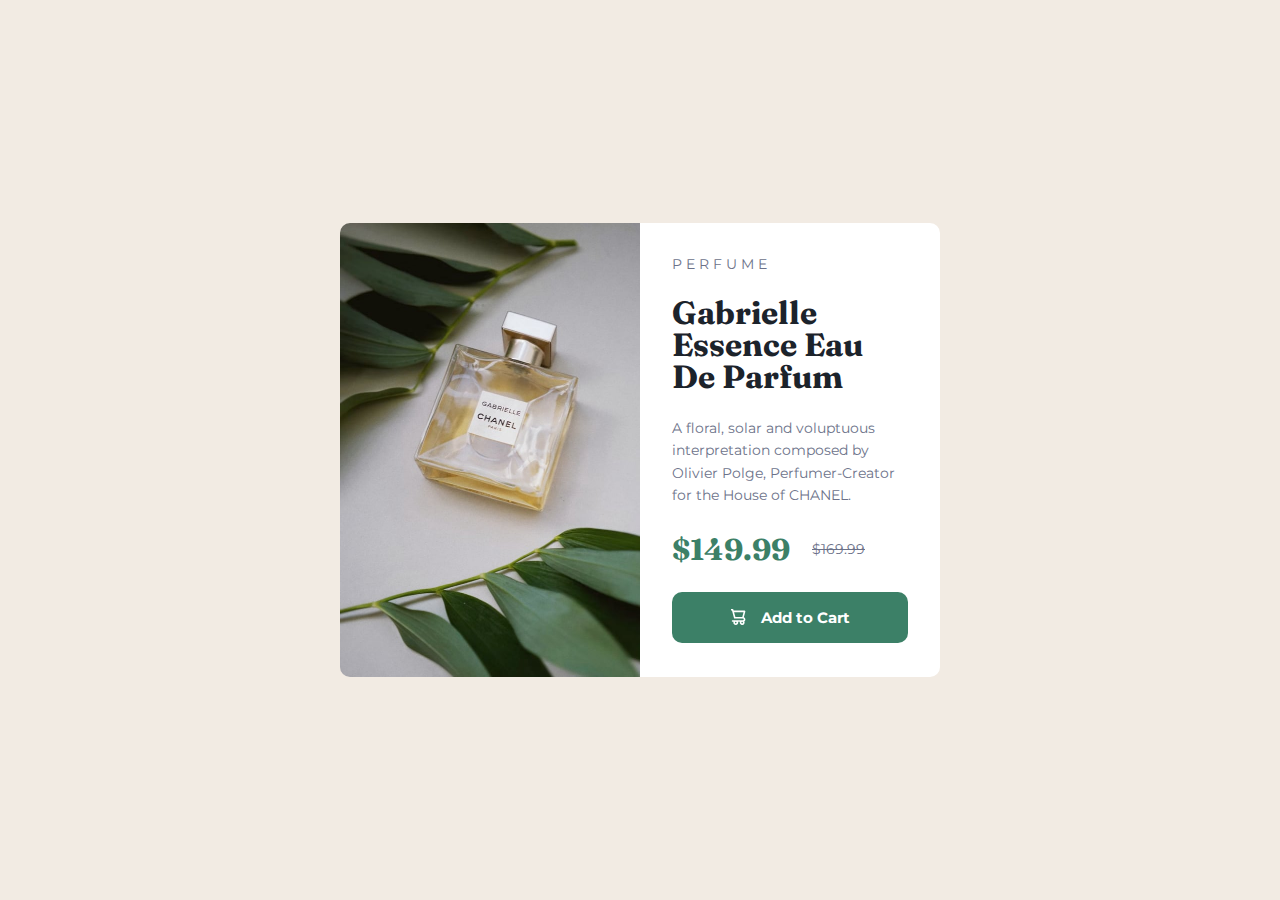
<file: task-01/card/index.html>
<!DOCTYPE html>
<html lang="en">
	<head>
		<meta charset="UTF-8" />
		<meta name="viewport" content="width=device-width, initial-scale=1.0" />
		<!-- displays site properly based on user's device -->

		<link
			rel="icon"
			type="image/png"
			sizes="32x32"
			href="./images/favicon-32x32.png"
		/>

		<title>Frontend Mentor | Product preview card component</title>
		<link rel="stylesheet" href="style.css" />
		<link rel="preconnect" href="https://fonts.googleapis.com" />
		<link rel="preconnect" href="https://fonts.gstatic.com" crossorigin />
		<link
			href="https://fonts.googleapis.com/css2?family=Fraunces:opsz,wght@9..144,700&family=Montserrat:wght@500;700&display=swap"
			rel="stylesheet"
		/>
	</head>
	<body>
		<main class="wrapper">
			<article class="product">
				<section class="image">
					<img
						src="./images/image-product-desktop.jpg"
						class="desktop"
						alt="perfume image"
					/>
					<img
						src="images/image-product-mobile.jpg"
						class="mobile"
						alt="perfume image"
					/>
				</section>
				<section class="description">
					<span class="product-type">Perfume</span>
					<h2>Gabrielle Essence Eau De Parfum</h2>
					<p>
						A floral, solar and voluptuous interpretation composed
						by Olivier Polge, Perfumer-Creator for the House of
						CHANEL.
					</p>
					<div class="price-container">
						<strong>$149.99</strong>
						<span class="previous-price">$169.99</span>
					</div>
					<button class="button">
						<svg
							width="15"
							height="16"
							xmlns="http://www.w3.org/2000/svg"
						>
							<path
								d="M14.383 10.388a2.397 2.397 0 0 0-1.518-2.222l1.494-5.593a.8.8 0 0 0-.144-.695.8.8 0 0 0-.631-.28H2.637L2.373.591A.8.8 0 0 0 1.598 0H0v1.598h.983l1.982 7.4a.8.8 0 0 0 .799.59h8.222a.8.8 0 0 1 0 1.599H1.598a.8.8 0 1 0 0 1.598h.943a2.397 2.397 0 1 0 4.507 0h1.885a2.397 2.397 0 1 0 4.331-.376 2.397 2.397 0 0 0 1.12-2.021ZM11.26 7.99H4.395L3.068 3.196h9.477L11.26 7.991Zm-6.465 6.392a.8.8 0 1 1 0-1.598.8.8 0 0 1 0 1.598Zm6.393 0a.8.8 0 1 1 0-1.598.8.8 0 0 1 0 1.598Z"
								fill="#FFF"
							/>
						</svg>
						<span>Add to Cart</span>
					</button>
				</article>
			</div>
		</main>
	</body>
</html>
</file>
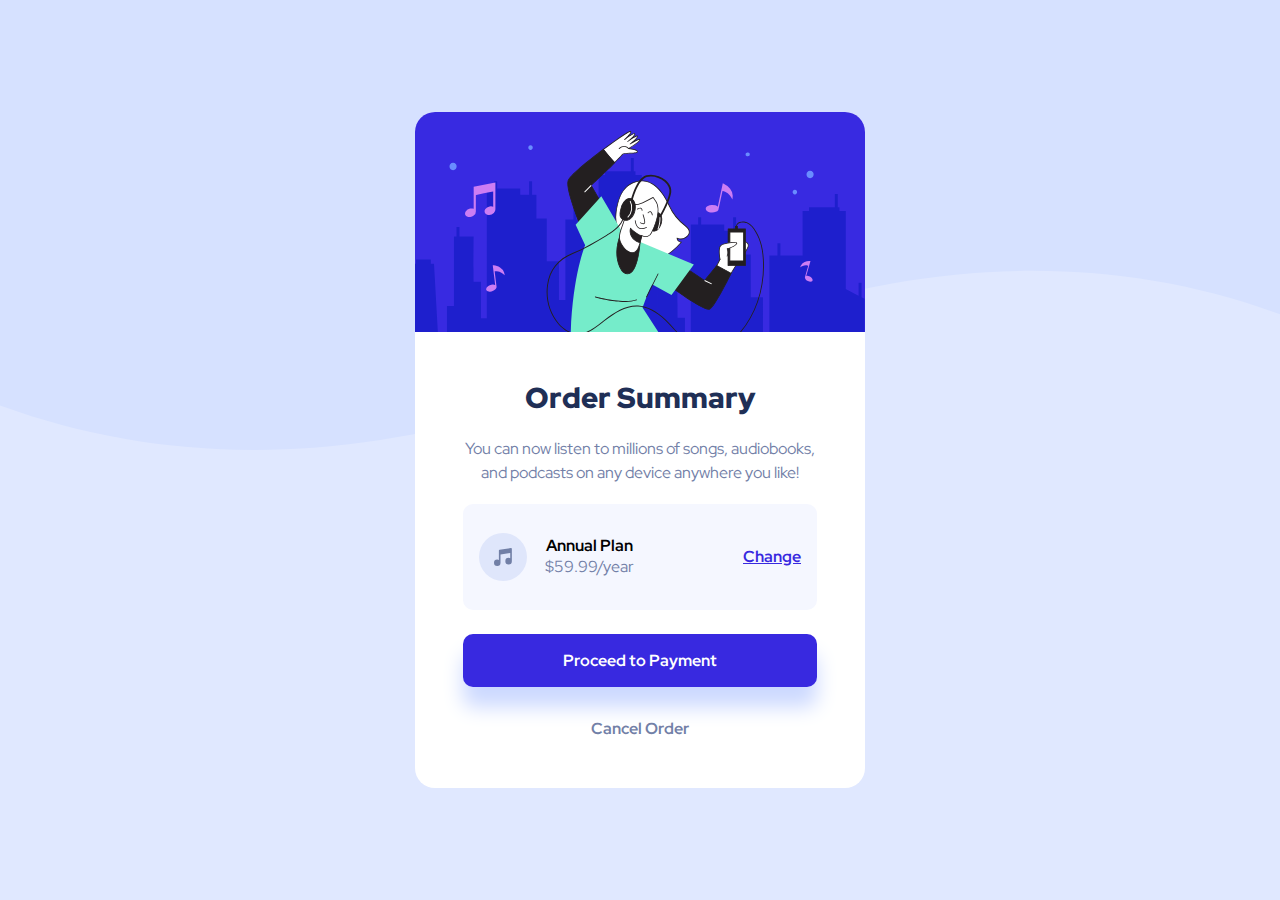
<file: task-01/orderSummary/index.html>
<!DOCTYPE html>
<html lang="en">
	<head>
		<meta charset="UTF-8" />
		<meta name="viewport" content="width=device-width, initial-scale=1.0" />
		<!-- displays site properly based on user's device -->

		<link
			rel="icon"
			type="image/png"
			sizes="32x32"
			href="./images/favicon-32x32.png"
		/>

		<title>Frontend Mentor | Order summary card</title>
		<link rel="stylesheet" href="./style.css" />
		<link rel="preconnect" href="https://fonts.googleapis.com" />
		<link rel="preconnect" href="https://fonts.gstatic.com" crossorigin />
		<link
			href="https://fonts.googleapis.com/css2?family=Red+Hat+Display:wght@500;700;900&display=swap"
			rel="stylesheet"
		/>
	</head>

	<body>
		<main class="wrapper">
			<section class="card">
				<div class="card-image"></div>
				<div class="card-description">
					<h2>Order Summary</h2>
					<p>
						You can now listen to millions of songs, audiobooks, and
						podcasts on any device anywhere you like!
					</p>
					<div class="offer">
						<svg
							xmlns="http://www.w3.org/2000/svg"
							viewBox="0 0 48 48"
						>
							<g fill="none" fill-rule="evenodd">
								<circle cx="24" cy="24" r="24" fill="#DFE6FB" />
								<path
									fill="#717FA6"
									fill-rule="nonzero"
									d="M32.574 15.198a.81.81 0 00-.646-.19L20.581 16.63a.81.81 0 00-.696.803V26.934a3.232 3.232 0 00-1.632-.44A3.257 3.257 0 0015 29.747 3.257 3.257 0 0018.253 33a3.257 3.257 0 003.253-3.253v-8.37l9.726-1.39v5.327a3.232 3.232 0 00-1.631-.441 3.257 3.257 0 00-3.254 3.253 3.257 3.257 0 003.254 3.253 3.257 3.257 0 003.253-3.253V15.81a.81.81 0 00-.28-.613z"
								/>
							</g>
						</svg>
						<div class="offer-price">
							<span class="text">Annual Plan</span>
							<span class="price">$59.99/year</span>
						</div>
						<a href="#">Change</a>
					</div>
					<button class="button">Proceed to Payment</button>
					<a href="#">Cancel Order</a>
				</div>
			</section>
		</main>
	</body>
</html>
</file>
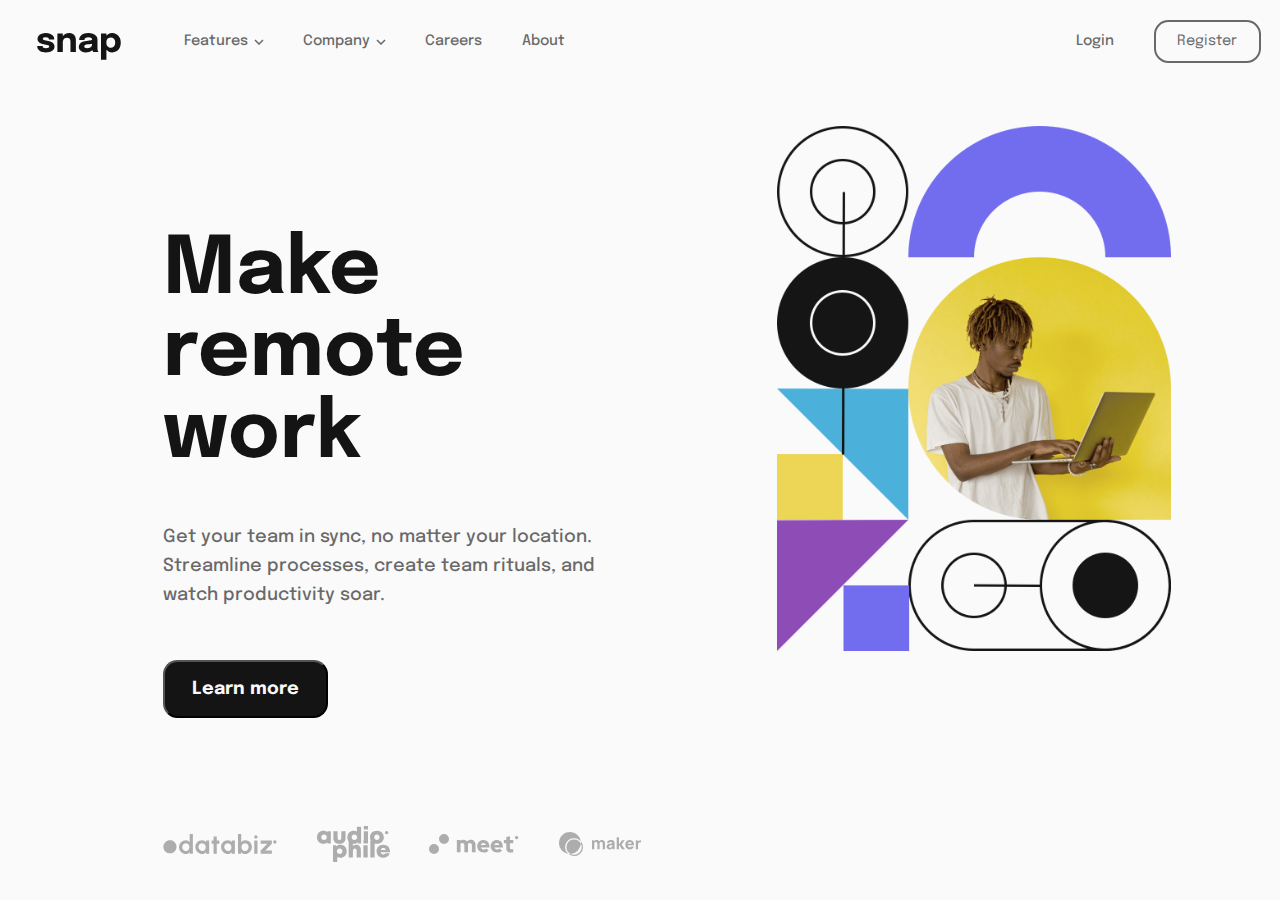
<file: task-02/snap/index.html>
<!DOCTYPE html>
<html lang="en">
	<head>
		<meta charset="UTF-8" />
		<meta name="viewport" content="width=device-width, initial-scale=1.0" />
		<!-- displays site properly based on user's device -->

		<link
			rel="icon"
			type="image/png"
			sizes="32x32"
			href="./images/favicon-32x32.png"
		/>

		<title>Frontend Mentor | Intro section with dropdown navigation</title>

		<link rel="stylesheet" href="./style.css" />

		<link rel="preconnect" href="https://fonts.googleapis.com" />
		<link rel="preconnect" href="https://fonts.gstatic.com" crossorigin />
		<link
			href="https://fonts.googleapis.com/css2?family=Epilogue:wght@500;700&display=swap"
			rel="stylesheet"
		/>
	</head>
	<body>
		<div class="wrapper">
			<header class="header">
				<a href="#" class="company-logo"
					><img src="./images/logo.svg" alt="snap company logo"
				/></a>
				<nav class="navigation">
					<ul>
						<li class="nav-item">
							<a href="#">Features</a
							><svg
								class="arrow"
								width="10"
								height="6"
								xmlns="http://www.w3.org/2000/svg"
							>
								<path
									stroke="#686868"
									stroke-width="1.5"
									fill="none"
									d="m1 1 4 4 4-4"
								/>
							</svg>
						</li>
						<li class="nav-item">
							<a href="#">Company</a
							><svg
								class="arrow"
								width="10"
								height="6"
								xmlns="http://www.w3.org/2000/svg"
							>
								<path
									stroke="#686868"
									stroke-width="1.5"
									fill="none"
									d="m1 1 4 4 4-4"
								/>
							</svg>
						</li>
						<li class="nav-item"><a href="#">Careers</a></li>
						<li class="nav-item"><a href="#">About</a></li>
					</ul>
				</nav>
				<div>
					<a href="#" class="login">Login</a>
					<button class="register">Register</button>
				</div>
			</header>
			<section class="text-container">
				<h1>Make remote work</h1>
				<p>
					Get your team in sync, no matter your location. Streamline
					processes, create team rituals, and watch productivity soar.
				</p>
				<button class="button">Learn more</button>
				<ul class="company-images">
					<li>
						<img
							src="./images/client-databiz.svg"
							alt="databiz company logo"
						/>
					</li>
					<li>
						<img
							src="./images/client-audiophile.svg"
							alt="audiophile company logo"
						/>
					</li>
					<li>
						<img
							src="./images/client-meet.svg"
							alt="meet company logo"
						/>
					</li>
					<li>
						<img
							src="./images/client-maker.svg"
							alt="maker company logo"
						/>
					</li>
				</ul>
			</section>
			<section class="image-container">
				<img
					class="desktop-image"
					src="./images/image-hero-desktop.png"
					alt="person with laptop"
				/>
				<img
					class="mobile-image"
					src="./images/image-hero-mobile.png"
					alt="person with laptop"
				/>
			</section>
		</div>
	</body>
</html>
</file>
<file: task-01/card/style.css>
* {
	margin: 0;
	padding: 0;
}

.mobile {
	display: none;
}

body {
	background-color: hsl(30, 38%, 92%);
}

.wrapper {
	display: flex;
	justify-content: center;
	align-items: center;
	height: 100vh;
}

.product {
	display: flex;
	width: 90%;
	max-width: 600px;
	margin: 0 auto;
}

.product section {
	width: 50%;
	border-radius: 0 10px 10px 0;
}

.description {
	box-sizing: border-box;
	background-color: hsl(0, 0%, 100%);
	font-size: 14px;
	font-family: 'Montserrat', sans-serif;
	color: hsl(228, 12%, 48%);
	padding: 32px;
}

.image img {
	width: 100%;
	height: 100%;
	border-radius: 10px 0 0 10px;
}

.description p {
	line-height: 1.6;
}

.product-type {
	text-transform: uppercase;
	letter-spacing: 4px;
}

.description h2 {
	color: hsl(212, 21%, 14%);
	font-family: 'Fraunces', serif;
	font-size: 32px;
	margin: 24px 0;
	line-height: 1;
}

.price-container {
	margin: 24px 0;
	display: flex;
	align-items: center;
}

.price-container strong {
	color: hsl(158, 36%, 37%);
	font-family: 'Fraunces', serif;
	font-size: 30px;
	margin: 0 22px 0 0;
}

.previous-price {
	text-decoration: line-through;
}

.button {
	display: flex;
	align-items: center;
	justify-content: center;
	gap: 15px;
	background-color: hsl(158, 36%, 37%);
	font-family: 'Montserrat', sans-serif;
	font-size: 15px;
	font-weight: 700;
	color: hsl(0, 0%, 100%);
	width: 100%;
	padding: 16px;
	border-radius: 10px;
	border: 0;
}

.button:hover {
	background-color: hsl(159, 91%, 13%);
	cursor: pointer;
}

@media screen and (max-width: 600px) {
	article.product {
		flex-wrap: wrap;
		margin: 20px auto;
		width: 90%;
	}
	.desktop {
		display: none;
	}
	.mobile {
		display: flex;
	}
	.wrapper {
		align-items: flex-start;
	}

	.image img {
		border-radius: 10px 10px 0 0;
	}

	.product section {
		width: 100%;
		border-radius: 0 0 10px 10px;
	}
}
</file>
<file: task-01/orderSummary/style.css>
* {
	box-sizing: border-box;
	margin: 0;
	padding: 0;
}
.wrapper {
	height: 100vh;
	display: flex;
	align-items: center;
	background-color: hsl(225, 100%, 94%);
	padding: 1em;
}

.wrapper::before {
	content: "";
	position: absolute;
	top: 0;
	left: 0;
	width: 100%;
	height: 50%;
	background-image: url(./images/pattern-background-desktop.svg);
	background-size: cover;
	background-position: center 100%;
}

.card {
	width: 450px;
	margin: 0 auto;
	display: block;
	background-color: white;
	font-family: "Red Hat Display", sans-serif;
	text-align: center;
	font-size: 16px;
	line-height: 1.3;
	border-radius: 20px;
	z-index: 1;
}

.card-image {
	background-image: url("./images/illustration-hero.svg");
	height: 220px;
	background-position: center;
	background-size: cover;
	border-radius: 20px 20px 0 0;
}

.card-description {
	padding: 3em;
}

.card-description h2 {
	color: hsl(223, 47%, 23%);
	font-size: 1.8em;
	font-weight: 900;
}
.card-description p {
	color: hsl(224, 23%, 55%);
	margin: 1.2em 0;
	line-height: 1.5;
}

.offer svg {
	width: 48px;
	height: 48px;
	color: hsl(224, 23%, 55%);
}

.offer {
	background-color: hsl(225, 100%, 98%);
	display: flex;
	align-items: center;
	padding: 1.8em 1em;
	border-radius: 10px;
}

.offer-price {
	display: flex;
	flex-direction: column;
	align-items: center;
	margin: 0 auto 0 18px;
}

.price {
	color: hsl(224, 23%, 55%);
}

.text {
	font-weight: 700;
}

.offer div + a {
	color: hsl(245, 75%, 52%);
	text-decoration: underline;
}

.offer a:hover {
	color: hsl(245, 75%, 52%, 0.7);
	text-decoration: none;
	cursor: pointer;
}

.button {
	width: 100%;
	background-color: hsl(245, 75%, 52%);
	border: none;
	margin: 1.5em 0 2em;
	font-family: "Red Hat Display", sans-serif;
	font-size: 1em;
	font-weight: 700;
	color: hsl(0, 0%, 100%);
	padding: 1em;
	border-radius: 10px;
	box-shadow: 0 20px 20px hsl(225deg 100% 90%);
}

.button:hover {
	opacity: 0.7;
	cursor: pointer;
}

.card-description a {
	color: hsl(224, 23%, 55%);
	font-weight: 700;
	text-decoration: none;
}

.card-description a:hover {
	color: hsl(223, 47%, 23%);
}
</file>
<file: task-02/snap/style.css>
* {
	box-sizing: border-box;
	padding: 0;
	margin: 0;
}

:root {
	font-size: 18px;
}

body {
	font-family: "Epilogue", sans-serif;
	font-weight: 500;
	color: hsl(0, 0%, 41%);
	background-color: hsl(0, 0%, 98%);
}

a {
	text-decoration: none;
	color: inherit;
}

.mobile-image {
	display: none;
}

.wrapper {
	display: grid;
	grid-template-columns: repeat(2, 1fr);
	grid-template-areas: "header header" "text image";
	max-width: 1440px;
	width: 97%;
	margin: 0 auto;
}

.header {
	grid-area: header;
	display: flex;
	padding: 1.1rem 0 1.7rem;
	align-items: center;
	font-size: 0.8rem;
}

.company-logo {
	align-self: flex-end;
	padding-left: 1rem;
}

.navigation {
	margin: 0 auto 0 3.5rem;
}

.navigation ul {
	display: flex;
	gap: 2.2rem;
	flex-direction: row;
	list-style: none;
}

.nav-item .arrow {
	margin-left: 0.3rem;
}

.login {
	margin-right: 2rem;
}

.register {
	font-family: inherit;
	color: inherit;
	padding: 0.7rem 1.2rem;
	border: 2px solid hsl(0, 0%, 41%);
	background-color: transparent;
	border-radius: 0.8rem;
	font-size: 0.8rem;
}

.text-container {
	grid-area: text;
	padding: 7.6rem 1rem 0 8rem;
}
.text-container h1 {
	font-size: 4.4rem;
	font-weight: 700;
	color: hsl(0, 0%, 8%);
	margin-bottom: 2.6rem;
}
.text-container p {
	line-height: 1.6rem;
	max-width: 26rem;
	margin-bottom: 2.8rem;
}
.button {
	background-color: hsl(0, 0%, 8%);
	color: hsl(0, 0%, 98%);
	font-family: inherit;
	font-weight: 700;
	font-size: 1rem;
	padding: 1rem 1.5rem;
	border-radius: 0.8rem;
}
.company-images {
	display: flex;
	flex-direction: row;
	gap: 2.2rem;
	align-items: center;
	list-style: none;
	margin-top: 6rem;
}

.image-container {
	grid-area: image;
	padding: 1.8rem 5rem 0 6.5rem;
}

.desktop-image {
	width: 100%;
}
</file>
